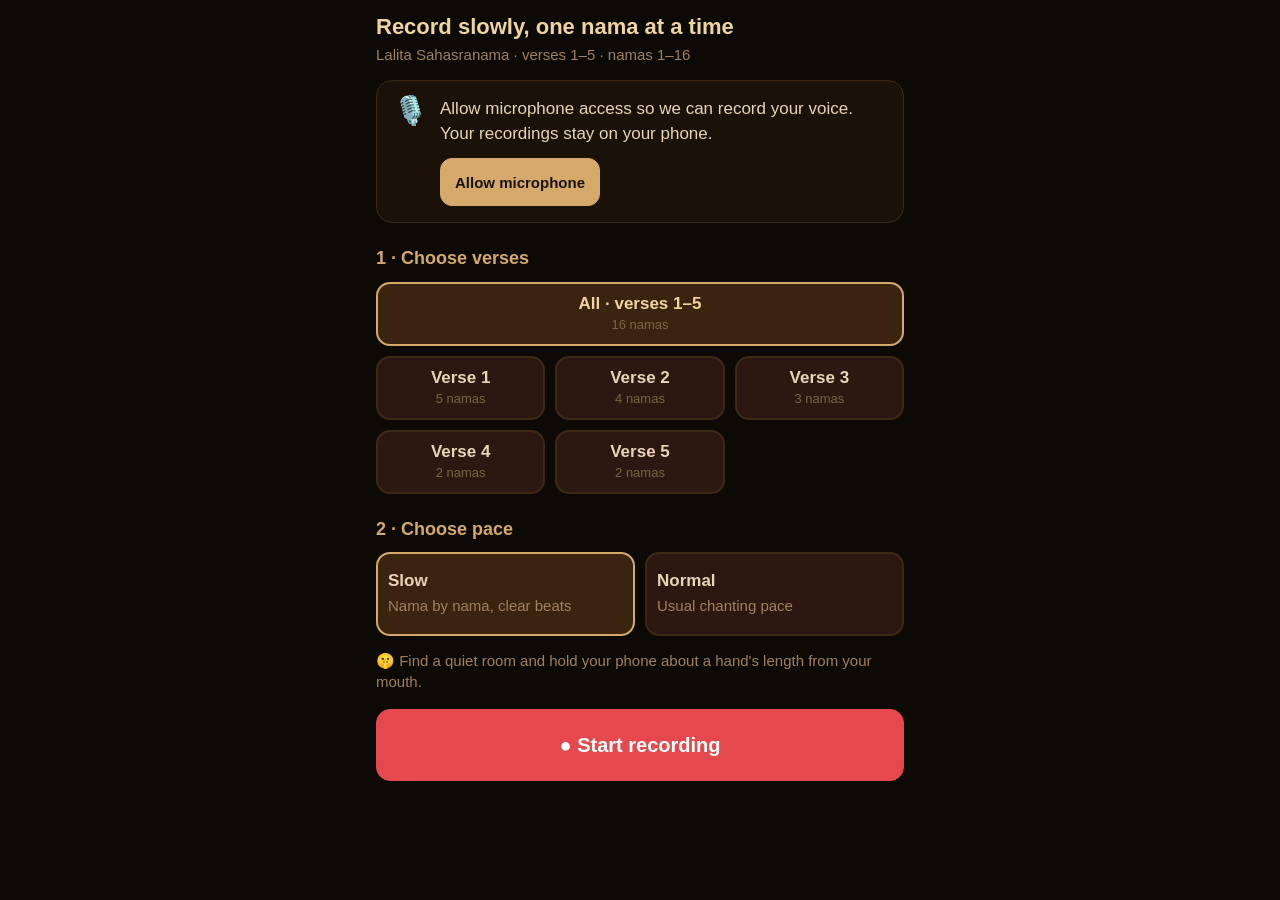
<file: recorder.html>
<!doctype html>
<html lang="en">
<head>
<meta charset="utf-8">
<meta name="viewport" content="width=device-width, initial-scale=1, viewport-fit=cover">
<meta name="theme-color" content="#0d0a05">
<link rel="icon" href="data:image/svg+xml,%3Csvg xmlns=%22http://www.w3.org/2000/svg%22 viewBox=%220 0 100 100%22%3E%3Ctext y=%22.9em%22 font-size=%2290%22%3E%F0%9F%8E%99%3C/text%3E%3C/svg%3E">
<meta name="apple-mobile-web-app-capable" content="yes">
<title>Record slowly, one nama at a time · Lalita Sahasranama</title>
<!--
  Lalita Sahasranama — guided nama recorder (verses 1–5, namas 1–16)
  Single self-contained file: no build step, no network requests, no uploads.
  Everything (audio + timings) stays in this browser (IndexedDB) until the user downloads/shares it.
  NOTE: the microphone (getUserMedia) only works in a secure context: https:// or http://localhost.
  Debug URL params: ?mime=mp4 | ?mime=webm  (force a container for testing)
-->
<style>
/* Noto Sans Devanagari v2.006 — Copyright 2022 The Noto Project Authors (https://github.com/notofonts/devanagari).
   SIL Open Font License 1.1 (full text in the #font-license block at the end of this file). Subset to the glyphs these namas need, wght 400–800, woff2. */
@font-face{font-family:'Lalita Deva';src:url([data-uri]) format('woff2');font-weight:400 800;font-style:normal;font-display:block;unicode-range:U+0900-097F,U+200C-200D,U+25CC}
:root{
  --bg:#0d0a05; --bg2:#1a1208; --panel:#2c1810; --line:#3c2a15; --line2:#5c3a10;
  --gold:#d4a96a; --gold2:#f0d4a0; --golddim:#8b6914; --text:#e8d5b8; --warm:#a08060; --dim:#7a6545;
  --red:#e5484d; --green:#6b8b5a; --orange:#E65100;
  --deva:'Lalita Deva','Noto Sans Devanagari','Kohinoor Devanagari','Devanagari Sangam MN','Mangal',sans-serif;
  --ui:-apple-system,BlinkMacSystemFont,'Segoe UI',Roboto,'Noto Sans',sans-serif;
}
*{box-sizing:border-box;margin:0;padding:0}
html,body{background:var(--bg);color:var(--text);font-family:var(--ui);font-size:17px;line-height:1.45;-webkit-text-size-adjust:100%}
body{min-height:100vh;min-height:100dvh}
button{font:inherit;color:inherit;border:0;background:none;cursor:pointer;touch-action:manipulation;-webkit-tap-highlight-color:transparent}
button:disabled{opacity:.45;cursor:not-allowed}
.wrap{max-width:560px;margin:0 auto;padding:calc(14px + env(safe-area-inset-top)) calc(16px + env(safe-area-inset-right)) calc(24px + env(safe-area-inset-bottom)) calc(16px + env(safe-area-inset-left))}
h1{font-size:22px;color:var(--gold2);line-height:1.2}
h2{font-size:18px;color:var(--gold);margin:22px 0 10px}
.sub{color:var(--warm);font-size:15px;margin-top:4px}
.card{background:var(--bg2);border:1px solid var(--line);border-radius:16px;padding:16px;margin-top:14px}
.muted{color:var(--warm);font-size:15px}
.small{font-size:14px;color:var(--dim)}
.row{display:flex;gap:10px;align-items:center;flex-wrap:wrap}
.btn{display:flex;align-items:center;justify-content:center;gap:8px;min-height:56px;padding:12px 18px;border-radius:14px;background:var(--panel);border:1px solid var(--line2);font-weight:600;font-size:17px;text-align:center}
.btn.primary{background:var(--gold);color:#1a1208;border-color:var(--gold)}
.btn.rec{background:var(--red);color:#fff;border-color:var(--red)}
.btn.block{width:100%}
.btn.sm{min-height:48px;padding:8px 14px;font-size:15px;border-radius:12px}
.chips{display:grid;grid-template-columns:repeat(3,minmax(0,1fr));gap:10px}
.chip{min-height:64px;border-radius:14px;background:var(--panel);border:2px solid var(--line);padding:8px;display:flex;flex-direction:column;align-items:center;justify-content:center;font-weight:600}
.chip .small{font-weight:400;font-size:13px}
.chip.on{border-color:var(--gold);background:#3a2410;color:var(--gold2)}
.chip.all{grid-column:span 3}
.modes{display:grid;grid-template-columns:1fr 1fr;gap:10px}
.mode{min-height:84px;border-radius:14px;background:var(--panel);border:2px solid var(--line);padding:10px;text-align:left}
.mode b{display:block;font-size:17px}
.mode.on{border-color:var(--gold);background:#3a2410}
.mic{display:flex;gap:12px;align-items:flex-start}
.mic .ico{font-size:28px;line-height:1}
.mic.denied{border-color:#7a2a20;background:#2a120c}
.meter{height:10px;border-radius:5px;background:#000;overflow:hidden;margin-top:10px}
.meter i{display:block;height:100%;width:0;background:linear-gradient(90deg,var(--green),var(--gold),var(--red));transition:width .08s}
.tip{margin-top:14px;color:var(--warm);font-size:15px}
/* record screen */
.rec-screen{display:flex;flex-direction:column;height:100vh;height:100dvh;overflow:hidden;padding-bottom:calc(8px + env(safe-area-inset-bottom))}
.rec-main{flex:1 1 auto;min-height:0;overflow-y:auto;display:flex;flex-direction:column;-webkit-overflow-scrolling:touch}
.rec-top{display:flex;align-items:center;gap:10px;justify-content:space-between}
.dot{width:12px;height:12px;border-radius:50%;background:var(--red);display:inline-block;animation:pulse 1.2s infinite}
@keyframes pulse{50%{opacity:.3}}
.timer{font-variant-numeric:tabular-nums;font-weight:700;font-size:18px}
.keep{margin-top:10px;padding:10px 12px;border-radius:12px;background:#2a1a0c;border:1px solid var(--line2);font-size:15px;color:var(--gold2)}
.progress{display:flex;gap:4px;margin-top:12px}
.progress i{flex:1;height:6px;border-radius:3px;background:var(--line)}
.progress i.done{background:var(--green)}.progress i.cur{background:var(--gold)}
.nama-card{margin-top:14px;background:var(--bg2);border:1px solid var(--line2);border-radius:20px;padding:18px 14px;text-align:center;flex:1 0 auto;display:flex;flex-direction:column;justify-content:center}
.nama-num{display:inline-block;margin:0 auto 6px;padding:2px 12px;border-radius:999px;background:var(--panel);color:var(--gold);font-weight:700;font-size:15px}
.deva-big{font-family:var(--deva);font-weight:700;color:var(--gold2);font-size:clamp(34px,10.5vw,50px);line-height:1.35;overflow-wrap:anywhere}
.deva-big .ln,.clip .d .ln{display:block;white-space:nowrap}
.next-prev.np{display:block}.np-label{font-size:13px;color:var(--warm)}.next-prev .deva .ln{display:block;white-space:nowrap}
.syls{display:flex;flex-wrap:wrap;justify-content:center;align-items:flex-start;gap:6px 2px;margin-top:14px}
.syl{display:inline-flex;flex-direction:column;align-items:center;border-radius:10px;padding:4px 4px 2px;font-family:var(--deva)}
.syl .st{font-size:22px;line-height:1.3}
.syl .wm{font-size:18px;line-height:1;color:var(--warm);font-family:var(--ui)}
.syl.g{min-width:50px;background:#3a2410;font-weight:800;color:var(--gold2)}
.syl.g .wm{color:var(--gold);font-weight:900;letter-spacing:-1px}
.syl.l{min-width:26px;font-weight:400;color:var(--text)}
.sep{color:var(--dim);font-size:20px;line-height:1.6;padding:0 1px}
.iast{margin-top:12px;font-size:18px;color:var(--text);font-style:italic;overflow-wrap:anywhere}
.simple{margin-top:4px;font-size:15px;color:var(--warm);overflow-wrap:anywhere}
.legend{margin-top:10px;font-size:13px;color:var(--dim)}
.next-prev{margin-top:12px;padding:10px 12px;border-radius:12px;border:1px dashed var(--line2);color:var(--warm);font-size:15px;display:flex;gap:8px;align-items:baseline;overflow:hidden}
.next-prev .deva{font-family:var(--deva);font-size:20px;color:var(--text);overflow-wrap:anywhere;min-width:0}
.hint{margin-top:10px;text-align:center;color:var(--warm);font-size:15px}
.rec-bottom{flex:none;padding-top:10px;background:var(--bg)}
/* Compact recording screen: applied by media query on short phones, and by fitRecord() (classes .compact then .tight) whenever content would not fit above the buttons */
@media (max-height:760px){
  .rec-screen{padding-top:calc(8px + env(safe-area-inset-top))}
  .rec-screen .rec-top{font-size:15px}.rec-screen .timer{font-size:15px}
  .rec-screen .keep{margin-top:6px;padding:5px 10px;font-size:13px;border-radius:10px}
  .rec-screen .meter{height:5px;margin-top:6px}
  .rec-screen .progress{margin-top:6px}.rec-screen .progress i{height:4px}
  .rec-screen .nama-card{margin-top:8px;padding:8px 10px;border-radius:16px}
  .rec-screen .nama-num{font-size:13px;margin-bottom:2px;padding:1px 10px}
  .rec-screen .deva-big{font-size:clamp(28px,9vw,38px);line-height:1.3}
  .rec-screen .syls{margin-top:8px;gap:4px 1px}
  .rec-screen .syl{padding:2px 3px 1px;border-radius:8px}
  .rec-screen .syl .st{font-size:18px;line-height:1.25}.rec-screen .syl .wm{font-size:14px}
  .rec-screen .syl.g{min-width:36px}.rec-screen .syl.l{min-width:20px}
  .rec-screen .sep{font-size:15px;line-height:1.5}
  .rec-screen .iast{margin-top:6px;font-size:15px}.rec-screen .simple{font-size:13px;margin-top:2px}
  .rec-screen .legend{margin-top:4px;font-size:12px}
  .rec-screen .next-prev{margin-top:6px;padding:6px 10px;font-size:13px}.rec-screen .next-prev .deva{font-size:16px}
  .rec-screen .hint{margin-top:6px;font-size:13px}
  .rec-screen .rec-bottom{padding-top:8px}
  .rec-screen .next-btn{min-height:72px;font-size:23px;border-radius:16px}
  .rec-screen .rec-actions{margin-top:8px}.rec-screen .rec-actions .btn.sm{min-height:44px}
}
.rec-screen.compact{padding-top:calc(8px + env(safe-area-inset-top))}
.rec-screen.compact .rec-top{font-size:15px}.rec-screen.compact .timer{font-size:15px}
.rec-screen.compact .keep{margin-top:6px;padding:5px 10px;font-size:13px;border-radius:10px}
.rec-screen.compact .meter{height:5px;margin-top:6px}
.rec-screen.compact .progress{margin-top:6px}.rec-screen.compact .progress i{height:4px}
.rec-screen.compact .nama-card{margin-top:8px;padding:8px 10px;border-radius:16px}
.rec-screen.compact .nama-num{font-size:13px;margin-bottom:2px;padding:1px 10px}
.rec-screen.compact .deva-big{font-size:clamp(28px,9vw,38px);line-height:1.3}
.rec-screen.compact .syls{margin-top:8px;gap:4px 1px}
.rec-screen.compact .syl{padding:2px 3px 1px;border-radius:8px}
.rec-screen.compact .syl .st{font-size:18px;line-height:1.25}.rec-screen.compact .syl .wm{font-size:14px}
.rec-screen.compact .syl.g{min-width:36px}.rec-screen.compact .syl.l{min-width:20px}
.rec-screen.compact .sep{font-size:15px;line-height:1.5}
.rec-screen.compact .iast{margin-top:6px;font-size:15px}.rec-screen.compact .simple{font-size:13px;margin-top:2px}
.rec-screen.compact .legend{margin-top:4px;font-size:12px}
.rec-screen.compact .next-prev{margin-top:6px;padding:6px 10px;font-size:13px}.rec-screen.compact .next-prev .deva{font-size:16px}
.rec-screen.compact .hint{margin-top:6px;font-size:13px}
.rec-screen.compact .rec-bottom{padding-top:8px}
.rec-screen.compact .next-btn{min-height:72px;font-size:23px;border-radius:16px}
.rec-screen.compact .rec-actions{margin-top:8px}.rec-screen.compact .rec-actions .btn.sm{min-height:44px}
.rec-screen.tight .deva-big{font-size:clamp(26px,8vw,32px)}
.rec-screen.tight .legend{display:none}
.rec-screen.tight .syl .st{font-size:16px}.rec-screen.tight .syl .wm{font-size:12px}.rec-screen.tight .syl.g{min-width:32px}.rec-screen.tight .syl.l{min-width:18px}
.rec-screen.tight .iast{font-size:14px}.rec-screen.tight .simple{font-size:12px}
.rec-screen.tight .next-btn{min-height:64px;font-size:22px}
.next-btn{width:100%;min-height:96px;border-radius:20px;background:var(--gold);color:#1a1208;font-size:26px;font-weight:800}
.next-btn.finish{background:var(--green);color:#fff}
.rec-actions{display:grid;grid-template-columns:1fr 1fr;gap:10px;margin-top:10px}
/* review */
.verse-h{display:flex;justify-content:space-between;align-items:center;gap:10px;margin:22px 0 8px;flex-wrap:wrap}
.verse-h h2{margin:0}
.clip{display:grid;grid-template-columns:40px minmax(0,1fr) auto;gap:8px 10px;align-items:center;padding:12px;border-radius:14px;background:var(--bg2);border:1px solid var(--line);margin-top:8px}
.clip.playing{border-color:var(--gold);background:#3a2410;box-shadow:0 0 0 2px rgba(212,169,106,.25)}
.clip.missing{opacity:.7}
.clip .n{font-weight:800;color:var(--gold);font-size:18px;text-align:center}
.clip .d{font-family:var(--deva);font-size:21px;font-weight:600;overflow-wrap:anywhere;line-height:1.35}
.clip .t{font-size:13px;color:var(--warm);font-variant-numeric:tabular-nums;overflow-wrap:anywhere}
.clip .acts{display:flex;gap:6px}
.icon-btn{min-width:48px;min-height:48px;border-radius:12px;background:var(--panel);border:1px solid var(--line2);font-size:18px;display:flex;align-items:center;justify-content:center}
.warn{color:#ffb38a}
.now{position:sticky;top:0;z-index:2;background:var(--bg);padding:10px 0}
.now .nama-card{margin-top:0;padding:10px}
.now .deva-big{font-size:30px}.now .syl .st{font-size:17px}.now .syl .wm{font-size:14px}.now .syl.g{min-width:38px}.now .simple,.now .legend{display:none}.now .iast{margin-top:6px;font-size:15px}
.pbar{height:6px;background:var(--line);border-radius:3px;margin-top:10px;overflow:hidden}.pbar i{display:block;height:100%;width:0;background:var(--gold)}
.file{padding:12px;border-radius:14px;background:var(--bg2);border:1px solid var(--line);margin-top:10px}
.file b{overflow-wrap:anywhere}
.file audio{width:100%;margin-top:8px}
.grid2{display:grid;grid-template-columns:1fr 1fr;gap:10px;margin-top:10px}
.toast{position:fixed;left:50%;bottom:calc(20px + env(safe-area-inset-bottom));transform:translateX(-50%);background:var(--panel);border:1px solid var(--gold);padding:10px 16px;border-radius:12px;max-width:90vw;z-index:9;font-size:15px}
.alert{border-color:#a0442a;background:#2a120c;color:#ffd2bf}
.saved{border-color:var(--green);background:#16200f}
.hidden{display:none!important}
</style>
</head>
<body>
<div id="app"></div>
<div id="toast" class="toast hidden" role="status" aria-live="polite"></div>

<script type="application/json" id="nama-data">{"source":"Sri Lalita Sahasranama Stotram, verses 1-5 (namas 1-16)","notes":"IAST is the precise transliteration. 'simple' is a beginner guide that follows the 'syllables' beats exactly: aa/ee/oo = long vowels, a/i/u = short, ay = Sanskrit 'e' (as in 'day'), au as in 'how'. Retroflex t/d/n (IAST ṭ ḍ ṇ) are spoken with the tongue curled back. 'syllables' splits each nama into spoken beats (a consonant that closes a beat stays with it, e.g. राङ् · कु, except ज्ञ and क्ष, which stay whole); 'aksharas' is the plain written-letter split; 'weights' marks each beat G (guru, long: hold for 2 counts) or L (laghu, short: 1 count). Weights are for the nama said on its own. Split rule: only the first consonant of a cluster moves back to close the earlier beat; the rest starts the next beat (मात् · र, चन् · द्र, शोज् · ज्व).","verses":[{"verse":1,"namas":[{"n":1,"devanagari":"श्रीमाता","iast":"śrīmātā","simple":"shree-maa-taa","syllables":["श्री","मा","ता"],"weights":["G","G","G"],"aksharas":["श्री","मा","ता"]},{"n":2,"devanagari":"श्रीमहाराज्ञी","iast":"śrīmahārājñī","simple":"shree-ma-haa-raa-gnyee","syllables":["श्री","म","हा","रा","ज्ञी"],"weights":["G","L","G","G","G"],"aksharas":["श्री","म","हा","रा","ज्ञी"]},{"n":3,"devanagari":"श्रीमत्सिंहासनेश्वरी","iast":"śrīmatsiṃhāsaneśvarī","simple":"shree-mat-sim-haa-sa-naysh-va-ree","syllables":["श्री","मत्","सिं","हा","स","नेश्","व","री"],"weights":["G","G","G","G","L","G","L","G"],"aksharas":["श्री","म","त्सिं","हा","स","ने","श्व","री"]},{"n":4,"devanagari":"चिदग्निकुण्डसम्भूता","iast":"cidagnikuṇḍasambhūtā","simple":"chi-dag-ni-kun-da-sam-bhoo-taa","syllables":["चि","दग्","नि","कुण्","ड","सम्","भू","ता"],"weights":["L","G","L","G","L","G","G","G"],"aksharas":["चि","द","ग्नि","कु","ण्ड","स","म्भू","ता"]},{"n":5,"devanagari":"देवकार्यसमुद्यता","iast":"devakāryasamudyatā","simple":"day-va-kaar-ya-sa-mud-ya-taa","syllables":["दे","व","कार्","य","स","मुद्","य","ता"],"weights":["G","L","G","L","L","G","L","G"],"aksharas":["दे","व","का","र्य","स","मु","द्य","ता"]}]},{"verse":2,"namas":[{"n":6,"devanagari":"उद्यद्भानुसहस्राभा","iast":"udyadbhānusahasrābhā","simple":"ud-yad-bhaa-nu-sa-has-raa-bhaa","syllables":["उद्","यद्","भा","नु","स","हस्","रा","भा"],"weights":["G","G","G","L","L","G","G","G"],"aksharas":["उ","द्य","द्भा","नु","स","ह","स्रा","भा"]},{"n":7,"devanagari":"चतुर्बाहुसमन्विता","iast":"caturbāhusamanvitā","simple":"cha-tur-baa-hu-sa-man-vi-taa","syllables":["च","तुर्","बा","हु","स","मन्","वि","ता"],"weights":["L","G","G","L","L","G","L","G"],"aksharas":["च","तु","र्बा","हु","स","म","न्वि","ता"]},{"n":8,"devanagari":"रागस्वरूपपाशाढ्या","iast":"rāgasvarūpapāśāḍhyā","simple":"raa-gas-va-roo-pa-paa-shaadh-yaa","syllables":["रा","गस्","व","रू","प","पा","शाढ्","या"],"weights":["G","G","L","G","L","G","G","G"],"aksharas":["रा","ग","स्व","रू","प","पा","शा","ढ्या"]},{"n":9,"devanagari":"क्रोधाकाराङ्कुशोज्ज्वला","iast":"krodhākārāṅkuśojjvalā","simple":"kro-dhaa-kaa-raan-ku-shoj-jva-laa","syllables":["क्रो","धा","का","राङ्","कु","शोज्","ज्व","ला"],"weights":["G","G","G","G","L","G","L","G"],"aksharas":["क्रो","धा","का","रा","ङ्कु","शो","ज्ज्व","ला"]}]},{"verse":3,"namas":[{"n":10,"devanagari":"मनोरूपेक्षुकोदण्डा","iast":"manorūpekṣukodaṇḍā","simple":"ma-no-roo-pay-kshu-ko-dan-daa","syllables":["म","नो","रू","पे","क्षु","को","दण्","डा"],"weights":["L","G","G","G","L","G","G","G"],"aksharas":["म","नो","रू","पे","क्षु","को","द","ण्डा"]},{"n":11,"devanagari":"पञ्चतन्मात्रसायका","iast":"pañcatanmātrasāyakā","simple":"pan-cha-tan-maat-ra-saa-ya-kaa","syllables":["पञ्","च","तन्","मात्","र","सा","य","का"],"weights":["G","L","G","G","L","G","L","G"],"aksharas":["प","ञ्च","त","न्मा","त्र","सा","य","का"]},{"n":12,"devanagari":"निजारुणप्रभापूरमज्जद्ब्रह्माण्डमण्डला","iast":"nijāruṇaprabhāpūramajjadbrahmāṇḍamaṇḍalā","simple":"ni-jaa-ru-nap-ra-bhaa-poo-ra-maj-jad-brah-maan-da-man-da-laa","syllables":["नि","जा","रु","णप्","र","भा","पू","र","मज्","जद्","ब्रह्","माण्","ड","मण्","ड","ला"],"weights":["L","G","L","G","L","G","G","L","G","G","G","G","L","G","L","G"],"aksharas":["नि","जा","रु","ण","प्र","भा","पू","र","म","ज्ज","द्ब्र","ह्मा","ण्ड","म","ण्ड","ला"]}]},{"verse":4,"namas":[{"n":13,"devanagari":"चम्पकाशोकपुन्नागसौगन्धिकलसत्कचा","iast":"campakāśokapunnāgasaugandhikalasatkacā","simple":"cham-pa-kaa-sho-ka-pun-naa-ga-sau-gan-dhi-ka-la-sat-ka-chaa","syllables":["चम्","प","का","शो","क","पुन्","ना","ग","सौ","गन्","धि","क","ल","सत्","क","चा"],"weights":["G","L","G","G","L","G","G","L","G","G","L","L","L","G","L","G"],"aksharas":["च","म्प","का","शो","क","पु","न्ना","ग","सौ","ग","न्धि","क","ल","स","त्क","चा"]},{"n":14,"devanagari":"कुरुविन्दमणिश्रेणीकनत्कोटीरमण्डिता","iast":"kuruvindamaṇiśreṇīkanatkoṭīramaṇḍitā","simple":"ku-ru-vin-da-ma-nish-ray-nee-ka-nat-ko-tee-ra-man-di-taa","syllables":["कु","रु","विन्","द","म","णिश्","रे","णी","क","नत्","को","टी","र","मण्","डि","ता"],"weights":["L","L","G","L","L","G","G","G","L","G","G","G","L","G","L","G"],"aksharas":["कु","रु","वि","न्द","म","णि","श्रे","णी","क","न","त्को","टी","र","म","ण्डि","ता"]}]},{"verse":5,"namas":[{"n":15,"devanagari":"अष्टमीचन्द्रविभ्राजदलिकस्थलशोभिता","iast":"aṣṭamīcandravibhrājadalikasthalaśobhitā","simple":"ash-ta-mee-chan-dra-vibh-raa-ja-da-li-kas-tha-la-sho-bhi-taa","syllables":["अष्","ट","मी","चन्","द्र","विभ्","रा","ज","द","लि","कस्","थ","ल","शो","भि","ता"],"weights":["G","L","G","G","L","G","G","L","L","L","G","L","L","G","L","G"],"aksharas":["अ","ष्ट","मी","च","न्द्र","वि","भ्रा","ज","द","लि","क","स्थ","ल","शो","भि","ता"]},{"n":16,"devanagari":"मुखचन्द्रकलङ्काभमृगनाभिविशेषका","iast":"mukhacandrakalaṅkābhamṛganābhiviśeṣakā","simple":"mu-kha-chan-dra-ka-lan-kaa-bha-mri-ga-naa-bhi-vi-shay-sha-kaa","syllables":["मु","ख","चन्","द्र","क","लङ्","का","भ","मृ","ग","ना","भि","वि","शे","ष","का"],"weights":["L","L","G","L","L","G","G","L","L","L","G","L","L","G","L","G"],"aksharas":["मु","ख","च","न्द्र","क","ल","ङ्का","भ","मृ","ग","ना","भि","वि","शे","ष","का"]}]}]}</script>
<script>
'use strict';
/* ───────── Copy ─────────
   Approved final copy (use exactly). micInsecure / micNoDevice / micUnsupported / interrupted are interim wording. */
const COPY = {
  micPrompt: 'Allow microphone access so we can record your voice. Your recordings stay on your phone.',
  micDenied: 'Microphone access is off. Turn it on for this site in your browser settings, then tap Try again.',
  recording: 'Keep this screen open while you record.',
  title: 'Record slowly, one nama at a time',
  hintNext: 'Say each nama exactly as shown, then tap Next.',
  quietTip: "Find a quiet room and hold your phone about a hand's length from your mouth.",
  lastAll: n => `That's all ${n} namas. Tap Finish to save your recording.`,
  lastVerse: (n, v) => n === 2 ? `That's both namas of verse ${v}. Tap Finish to save your recording.` : `That's all ${n} namas of verse ${v}. Tap Finish to save your recording.`,
  lastOne: n => `Tap Finish to save nama ${n}.`,
  saved: 'Saved. Thank you for lending your voice.',
  afterSave: "Tap Download .zip now to keep a copy. Your phone may clear these recordings if this page isn't opened for a while.",
  clipsFailed: "Some clips couldn't be added to the download. Your recording is still saved, so please send us a screenshot of this screen.",
  micInsecure: 'The microphone only works when this page is opened from a secure https:// link.',
  micNoDevice: 'No microphone was found on this device.',
  micUnsupported: 'This browser can’t record audio. Try the latest Safari or Chrome.',
  interrupted: 'Recording stopped because the screen was hidden. Everything up to that point is saved.',
};

/* ───────── Data (namas 1–16; ॐ is an un-numbered invocation and is not included) ───────── */
const DATA = JSON.parse(document.getElementById('nama-data').textContent);
const NAMAS = [];
for (const v of DATA.verses) for (const n of v.namas) NAMAS.push({ ...n, verse: v.verse });
const BY_N = Object.fromEntries(NAMAS.map(n => [n.n, n]));
const VERSES = DATA.verses.map(v => v.verse);
const namasOfVerse = v => NAMAS.filter(n => n.verse === v).map(n => n.n);

/* ───────── Clip padding ─────────
   Tap times are when the user tapped (start = the tap that began the nama, end = the Next tap).
   Exported clips start at the start tap (lead-in is 0) and add a 300 ms tail after the end tap so held final vowels aren't clipped. */
const PAD = { lead: 0, tail: 0.30 };
function clipBounds(c, takeDur) {
  const d = (takeDur && isFinite(takeDur)) ? takeDur : Infinity;
  return { clipStart: r3(Math.max(0, c.start - PAD.lead)), clipEnd: r3(Math.min(d, c.end + PAD.tail)) };
}

/* ───────── Utils ───────── */
const $ = s => document.querySelector(s);
const pad2 = n => String(n).padStart(2, '0');
const esc = s => String(s).replace(/[&<>"']/g, c => ({ '&': '&amp;', '<': '&lt;', '>': '&gt;', '"': '&quot;', "'": '&#39;' }[c]));
const r3 = x => Math.round(x * 1000) / 1000;
const fmt = s => { s = Math.max(0, s || 0); const m = Math.floor(s / 60); return `${m}:${(s % 60).toFixed(1).padStart(4, '0')}`; };
const fmtClock = s => { s = Math.max(0, Math.floor(s || 0)); return `${pad2(Math.floor(s / 60))}:${pad2(s % 60)}`; };
const uid = () => Date.now().toString(36) + Math.random().toString(36).slice(2, 7);
const params = new URLSearchParams(location.search);
function toast(msg, ms = 2600) { const t = $('#toast'); t.textContent = msg; t.classList.remove('hidden'); clearTimeout(toast._t); toast._t = setTimeout(() => t.classList.add('hidden'), ms); }

/* ───────── Recording format (Safari → audio/mp4 = .m4a, Chrome/Android → audio/webm = .webm) ───────── */
const IS_SAFARI = /^((?!chrome|chromium|crios|fxios|edg|android).)*safari/i.test(navigator.userAgent);
function extFor(mime) { mime = (mime || '').toLowerCase(); if (mime.includes('mp4') || mime.includes('aac') || mime.includes('m4a')) return 'm4a'; if (mime.includes('webm')) return 'webm'; if (mime.includes('ogg')) return 'ogg'; if (mime.includes('wav')) return 'wav'; return 'webm'; }
function pickMime() {
  const MR = window.MediaRecorder; if (!MR) return null;
  const mp4 = ['audio/mp4;codecs=mp4a.40.2', 'audio/mp4'], webm = ['audio/webm;codecs=opus', 'audio/webm'], ogg = ['audio/ogg;codecs=opus'];
  const force = params.get('mime');
  const order = force === 'mp4' ? [...mp4, ...webm] : force === 'webm' ? [...webm, ...mp4] : IS_SAFARI ? [...mp4, ...webm, ...ogg] : [...webm, ...mp4, ...ogg];
  for (const m of order) { try { if (MR.isTypeSupported && MR.isTypeSupported(m)) return m; } catch (e) {} }
  return ''; // let the browser choose; we read recorder.mimeType afterwards
}

/* ───────── Storage (IndexedDB, local only) ───────── */
const DB = {
  db: null,
  async open() {
    if (!('indexedDB' in window)) return;
    this.db = await new Promise((res) => { const r = indexedDB.open('lalita-nama-recorder', 1); r.onupgradeneeded = () => r.result.createObjectStore('kv'); r.onsuccess = () => res(r.result); r.onerror = () => res(null); }).catch(() => null);
  },
  async put(k, v) { if (!this.db) return; return new Promise(res => { try { const tx = this.db.transaction('kv', 'readwrite'); tx.objectStore('kv').put(v, k); tx.oncomplete = () => res(true); tx.onerror = () => res(false); } catch (e) { res(false); } }); },
  async get(k) { if (!this.db) return; return new Promise(res => { try { const r = this.db.transaction('kv').objectStore('kv').get(k); r.onsuccess = () => res(r.result); r.onerror = () => res(undefined); } catch (e) { res(undefined); } }); },
  async del(k) { if (!this.db) return; return new Promise(res => { try { const tx = this.db.transaction('kv', 'readwrite'); tx.objectStore('kv').delete(k); tx.oncomplete = () => res(true); tx.onerror = () => res(false); } catch (e) { res(false); } }); },
};

/* ───────── State ───────── */
const S = {
  screen: 'setup', sel: 'all', mode: 'slow',
  mic: 'unknown',            // unknown | prompt | granted | denied | insecure | nodevice | unsupported
  stream: null, audioCtx: null, analyser: null,
  takes: {},                 // id → {id, base, file, mime, ext, mode, kind, recordedAt, duration, marks:[{n,start,end,interrupted?}], blob, url}
  clips: { slow: {}, normal: {} }, // mode → n → {takeId, start, end, interrupted?}
  rec: null, resume: null, playing: null, wakeLock: null,
};
const takeList = () => Object.values(S.takes).sort((a, b) => a.recordedAt.localeCompare(b.recordedAt));
const referencedTakeIds = () => { const s = new Set(); for (const m of ['slow', 'normal']) for (const c of Object.values(S.clips[m])) s.add(c.takeId); return s; };

async function persist() {
  const meta = Object.values(S.takes).map(({ blob, url, ...m }) => m);
  await DB.put('state', { v: 1, takes: meta, clips: S.clips, sel: S.sel, mode: S.mode });
}
async function saveTakeBlob(t) { await DB.put('take:' + t.id, t.blob); }
async function restore() {
  await DB.open();
  const st = await DB.get('state'); if (!st) return;
  S.clips = st.clips || S.clips; S.sel = st.sel ?? S.sel; S.mode = st.mode || S.mode;
  for (const m of st.takes || []) { const blob = await DB.get('take:' + m.id); if (blob) S.takes[m.id] = { ...m, blob, url: URL.createObjectURL(blob) }; }
  // drop clips whose audio is missing
  for (const mode of ['slow', 'normal']) for (const [n, c] of Object.entries(S.clips[mode])) if (!S.takes[c.takeId]) delete S.clips[mode][n];
}
async function pruneOrphans() {
  const ref = referencedTakeIds();
  for (const t of Object.values(S.takes)) if (!ref.has(t.id)) { URL.revokeObjectURL(t.url); delete S.takes[t.id]; decoded.delete(t.id); await DB.del('take:' + t.id); }
}

/* ───────── Microphone ───────── */
async function checkMicPermission() {
  if (!window.isSecureContext || !navigator.mediaDevices || !navigator.mediaDevices.getUserMedia) { S.mic = 'insecure'; return; }
  if (!window.MediaRecorder) { S.mic = 'unsupported'; return; }
  try {
    const p = await navigator.permissions.query({ name: 'microphone' });
    S.mic = p.state === 'granted' ? 'granted' : p.state === 'denied' ? 'denied' : 'prompt';
    p.onchange = () => { if (!S.stream) { S.mic = p.state === 'granted' ? 'granted' : p.state === 'denied' ? 'denied' : 'prompt'; if (S.screen === 'setup') render(); } };
  } catch (e) { S.mic = 'prompt'; }
}
async function getStream() {
  if (S.stream && S.stream.getAudioTracks().some(t => t.readyState === 'live')) return S.stream;
  if (S.mic === 'insecure' || S.mic === 'unsupported') return null;
  const want = { audio: { echoCancellation: false, noiseSuppression: false, autoGainControl: false, channelCount: 1 } };
  try {
    let stream;
    try { stream = await navigator.mediaDevices.getUserMedia(want); }
    catch (e) { if (e && (e.name === 'OverconstrainedError' || e.name === 'TypeError')) stream = await navigator.mediaDevices.getUserMedia({ audio: true }); else throw e; }
    S.stream = stream; S.mic = 'granted'; attachMeter(stream); return stream;
  } catch (e) {
    S.mic = (e && (e.name === 'NotFoundError' || e.name === 'DevicesNotFoundError')) ? 'nodevice' : 'denied';
    return null;
  }
}
function releaseStream() { if (S.stream) { S.stream.getTracks().forEach(t => t.stop()); S.stream = null; } S.analyser = null; }
function ensureCtx() {
  const AC = window.AudioContext || window.webkitAudioContext; if (!AC) return null;
  if (!S.audioCtx) S.audioCtx = new AC();
  if (S.audioCtx.state === 'suspended') S.audioCtx.resume().catch(() => {});
  return S.audioCtx;
}
function attachMeter(stream) {
  const ctx = ensureCtx(); if (!ctx) return;
  try { const src = ctx.createMediaStreamSource(stream); const an = ctx.createAnalyser(); an.fftSize = 1024; src.connect(an); S.analyser = an; meterLoop(); } catch (e) {}
}
function meterLoop() {
  if (!S.analyser) return;
  const buf = new Float32Array(S.analyser.fftSize);
  const tick = () => {
    if (!S.analyser) return;
    S.analyser.getFloatTimeDomainData(buf); let p = 0; for (const x of buf) p = Math.max(p, Math.abs(x));
    const el = document.querySelector('.meter i'); if (el) el.style.width = Math.min(100, Math.round(Math.sqrt(p) * 110)) + '%';
    requestAnimationFrame(tick);
  };
  requestAnimationFrame(tick);
}

/* ───────── Wake lock (graceful fallback) ───────── */
async function lockScreen() { try { if ('wakeLock' in navigator) { S.wakeLock = await navigator.wakeLock.request('screen'); S.wakeLock.addEventListener?.('release', () => { S.wakeLock = null; }); } } catch (e) { S.wakeLock = null; } }
function unlockScreen() { try { S.wakeLock && S.wakeLock.release(); } catch (e) {} S.wakeLock = null; }

/* ───────── Recording ───────── */
function uniqueBase(base, selfId) {
  const used = new Set(Object.values(S.takes).filter(t => t.id !== selfId).map(t => t.base));
  if (!used.has(base)) return base; let i = 2; while (used.has(`${base}-${i}`)) i++; return `${base}-${i}`;
}
function selectionNamas(sel) { return sel === 'all' ? NAMAS.map(n => n.n) : namasOfVerse(Number(sel)); }
function baseFor(kind, sel, mode, extra) {
  if (kind === 'nama') return `nama${pad2(extra)}-${mode}`;
  if (kind === 'resume') return `${extra}-part`;
  return sel === 'all' ? `verses1-5-${mode}` : `verse${sel}-${mode}`;
}

async function startRecording({ queue, kind, sel = S.sel, mode = S.mode, base }) {
  S.justSaved = false; S.clipError = null;
  ensureCtx(); // unlock audio in this user gesture (iOS)
  const stream = await getStream();
  if (!stream) { S.screen = 'setup'; render(); return; }
  const want = pickMime();
  let recorder;
  try { recorder = want ? new MediaRecorder(stream, { mimeType: want, audioBitsPerSecond: 128000 }) : new MediaRecorder(stream); }
  catch (e) { recorder = new MediaRecorder(stream); }
  if (kind === 'resume') { let i = 2; while (Object.values(S.takes).some(t => t.base === `${base}${i}`)) i++; base = `${base}${i}`; }
  // non-resume takes keep the plain name (verse3-slow); a clash is resolved after old takes are pruned in finalizeTake
  const rec = S.rec = { id: uid(), queue, idx: 0, kind, sel, mode, base, recorder, chunks: [], marks: [], t0: 0, curStart: 0, reason: null, mime: recorder.mimeType || want || '', lastTap: 0, stopAt: 0 };
  recorder.ondataavailable = e => { if (e.data && e.data.size) rec.chunks.push(e.data); };
  recorder.onstart = () => { rec.t0 = performance.now(); timerLoop(); render(); };
  recorder.onstop = () => finalizeTake(rec);
  recorder.onerror = e => { toast('Recorder error: ' + (e.error && e.error.name || 'unknown')); };
  S.screen = 'record'; render();
  recorder.start(1000); // 1 s chunks so an interruption loses at most ~1 s
  lockScreen();
}
const elapsed = rec => rec.t0 ? (performance.now() - rec.t0) / 1000 : 0;
function timerLoop() { const rec = S.rec; if (!rec || S.screen !== 'record') return; const el = $('#timer'); if (el) el.textContent = fmtClock(elapsed(rec)); setTimeout(timerLoop, 250); }

function next() {
  const rec = S.rec; if (!rec || !rec.t0 || rec.reason || rec.finishing) return;
  const now = performance.now(); if (now - rec.lastTap < 300) return; rec.lastTap = now; // guard against double taps
  const t = elapsed(rec);
  rec.marks.push({ n: rec.queue[rec.idx], start: r3(rec.curStart), end: r3(t) });
  rec.curStart = t; rec.idx++;
  if (navigator.vibrate) try { navigator.vibrate(15); } catch (e) {}
  if (rec.idx >= rec.queue.length) { rec.finishing = true; render(); setTimeout(() => stopRecording('done'), Math.round(PAD.tail * 1000) + 50); }
  else render();
}
function undo() {
  const rec = S.rec; if (!rec || !rec.marks.length || rec.reason || rec.finishing) return;
  const m = rec.marks.pop(); rec.idx--; rec.curStart = m.start; render();
}
function stopRecording(reason) {
  const rec = S.rec; if (!rec || rec.reason) return;
  rec.reason = reason; rec.stopAt = elapsed(rec);
  unlockScreen();
  try { if (rec.recorder.state !== 'inactive') { try { rec.recorder.requestData(); } catch (e) {} rec.recorder.stop(); } else finalizeTake(rec); } catch (e) { finalizeTake(rec); }
}
async function finalizeTake(rec) {
  if (rec.finalized) return; rec.finalized = true;
  const mime = rec.recorder.mimeType || rec.mime || (rec.chunks[0] && rec.chunks[0].type) || 'audio/webm';
  const ext = extFor(mime);
  const blob = new Blob(rec.chunks, { type: mime.split(';')[0] });
  const take = { id: rec.id, base: rec.base, file: `${rec.base}.${ext}`, mime, ext, mode: rec.mode, kind: rec.kind, recordedAt: new Date().toISOString(), duration: r3(rec.stopAt), marks: rec.marks.slice(), blob, url: URL.createObjectURL(blob) };
  S.takes[take.id] = take;
  // Apply marks → clips. Complete segments replace exactly their own nama's clip.
  // Interrupted segments never overwrite an existing complete clip.
  for (const m of take.marks) {
    const cur = S.clips[take.mode][m.n];
    if (m.interrupted && cur && !cur.interrupted) continue;
    S.clips[take.mode][m.n] = { takeId: take.id, start: m.start, end: m.end, ...(m.interrupted ? { interrupted: true } : {}) };
  }
  await pruneOrphans();
  if (S.takes[take.id]) { // rename only if a still-used take already has this name
    const b = uniqueBase(take.base, take.id); if (b !== take.base) { take.base = b; take.file = `${b}.${ext}`; }
    await saveTakeBlob(take);
  }
  await persist();
  S.rec = null;
  if (rec.reason === 'hidden') {
    const remaining = rec.queue.slice(rec.marks.length - (rec.marks.length && rec.marks[rec.marks.length - 1].interrupted ? 1 : 0));
    S.resume = { queue: remaining, mode: rec.mode, sel: rec.sel, kind: rec.kind, base: rec.kind === 'resume' ? rec.base.replace(/-part\d+$/, '') : rec.base.replace(/-\d+$/, ''), saved: take.marks, file: take.file };
    if (!remaining.length) S.resume = null;
    S.screen = S.resume ? 'interrupted' : 'review';
  } else {
    releaseStream(); // release mic so iOS playback is at full volume
    S.justSaved = take.marks.length > 0;
    S.screen = 'review';
  }
  render();
}

/* Page hidden mid-recording: close the current nama at the hide time, stop & save, show a resume state */
function onHidden() {
  const rec = S.rec; if (!rec || S.screen !== 'record' || rec.reason) return;
  if (rec.finishing) { stopRecording('done'); return; }
  if (rec.t0) { const t = elapsed(rec); rec.marks.push({ n: rec.queue[rec.idx], start: r3(rec.curStart), end: r3(t), interrupted: true }); }
  // provisional save of what we have right now (in case the tab is killed while hidden)
  try {
    const mime = rec.recorder.mimeType || rec.mime || 'audio/webm';
    const prov = { id: rec.id, base: rec.base, file: `${rec.base}.${extFor(mime)}`, mime, ext: extFor(mime), mode: rec.mode, kind: rec.kind, recordedAt: new Date().toISOString(), duration: r3(elapsed(rec)), marks: rec.marks.slice() };
    DB.put('take:' + rec.id, new Blob(rec.chunks, { type: mime.split(';')[0] }));
    DB.get('state').then(st => { st = st || { v: 1, takes: [], clips: { slow: {}, normal: {} } }; st.takes = (st.takes || []).filter(t => t.id !== rec.id).concat(prov); for (const m of prov.marks) { const c = st.clips[prov.mode][m.n]; if (!(m.interrupted && c && !c.interrupted)) st.clips[prov.mode][m.n] = { takeId: prov.id, start: m.start, end: m.end, ...(m.interrupted ? { interrupted: true } : {}) }; } DB.put('state', st); });
  } catch (e) {}
  stopRecording('hidden');
}
document.addEventListener('visibilitychange', () => { if (document.visibilityState === 'hidden') onHidden(); else if (S.screen === 'interrupted' || S.screen === 'review') render(); });
window.addEventListener('pagehide', onHidden);

/* ───────── Decode + playback (Web Audio, precise segments) ───────── */
const decoded = new Map();
async function decodeTake(t) {
  if (decoded.has(t.id)) return decoded.get(t.id);
  const ctx = ensureCtx(); const ab = await t.blob.arrayBuffer();
  const buf = await new Promise((res, rej) => { const p = ctx.decodeAudioData(ab, res, rej); if (p && p.then) p.then(res, rej); });
  decoded.set(t.id, buf); return buf;
}
function stopPlayback() { const p = S.playing; S.playing = null; if (p && p.src) { try { p.src.onended = null; p.src.stop(); } catch (e) {} } document.querySelectorAll('.clip.playing').forEach(e => e.classList.remove('playing')); renderNow(null); }
async function playClips(ns) {
  stopPlayback();
  const token = {}; S.playing = token;
  const ctx = ensureCtx(); if (ctx.state === 'suspended') await ctx.resume();
  for (const n of ns) {
    if (S.playing !== token) return;
    const c = S.clips[S.mode][n]; if (!c) continue; const t = S.takes[c.takeId]; if (!t) continue;
    let buf; try { buf = await decodeTake(t); } catch (e) { S.clipError = { where: 'play', failed: [{ n, file: t.file, error: String(e && (e.name || e.message) || e) }], mime: t.mime, ua: navigator.userAgent }; renderBanner(); stopPlayback(); return; }
    if (S.playing !== token) return;
    const cb = clipBounds(c, buf.duration); const dur = Math.max(0.05, cb.clipEnd - cb.clipStart);
    await new Promise(res => {
      const src = ctx.createBufferSource(); src.buffer = buf; src.connect(ctx.destination);
      token.src = src; token.n = n; token.t0 = ctx.currentTime; token.dur = dur;
      src.onended = res; src.start(0, cb.clipStart, dur);
      document.querySelectorAll('.clip.playing').forEach(e => e.classList.remove('playing'));
      const row = document.querySelector(`.clip[data-n="${n}"]`); if (row) { row.classList.add('playing'); row.scrollIntoView({ block: 'nearest', behavior: 'smooth' }); }
      renderNow(n);
    });
  }
  if (S.playing === token) stopPlayback();
}
function progressLoop() { const p = S.playing; const el = $('#pbar'); if (p && el && p.dur && S.audioCtx) el.style.width = Math.min(100, (S.audioCtx.currentTime - p.t0) / p.dur * 100) + '%'; requestAnimationFrame(progressLoop); }
requestAnimationFrame(progressLoop);

/* ───────── Export: JSON, WAV clips, ZIP, share ───────── */
function takeJSON(t) {
  return { source: DATA.source, numbering: 'श्रीमाता = nama 1 (ॐ is an un-numbered invocation, not included)', file: t.file, mimeType: t.mime, mode: t.mode, recordedAt: t.recordedAt, durationSec: t.duration, timesAre: 'seconds from the start of this audio file',
    padding: { leadInSec: PAD.lead, tailSec: PAD.tail }, fields: FIELDS,
    namas: t.marks.map(m => ({ n: m.n, verse: BY_N[m.n].verse, text: BY_N[m.n].devanagari, iast: BY_N[m.n].iast, tapStart: m.start, tapEnd: m.end, ...clipBounds(m, t.duration), ...(m.interrupted ? { interrupted: true } : {}), ...(S.clips[t.mode][m.n] && S.clips[t.mode][m.n].takeId === t.id ? {} : { superseded: true }) })) };
}
function manifestJSON(mode) {
  const ns = NAMAS.filter(n => S.clips[mode][n.n]);
  const files = [...new Set(ns.map(n => S.clips[mode][n.n].takeId))].map(id => S.takes[id]).map(t => ({ file: t.file, mimeType: t.mime, recordedAt: t.recordedAt, durationSec: t.duration }));
  return { source: DATA.source, numbering: 'श्रीमाता = nama 1 (ॐ is an un-numbered invocation, not included)', mode, exportedAt: new Date().toISOString(), timesAre: 'seconds from the start of the named file', padding: { leadInSec: PAD.lead, tailSec: PAD.tail }, fields: FIELDS, files,
    namas: ns.map(n => { const c = S.clips[mode][n.n]; return { n: n.n, verse: n.verse, text: n.devanagari, iast: n.iast, file: S.takes[c.takeId].file, clip: `nama${pad2(n.n)}-${mode}.wav`, tapStart: c.start, tapEnd: c.end, ...clipBounds(c, S.takes[c.takeId].duration), ...(c.interrupted ? { interrupted: true } : {}) }; }),
    missing: NAMAS.filter(n => !S.clips[mode][n.n]).map(n => n.n) };
}
const FIELDS = { tapStart: 'time of the tap that began this nama (0 = recording start for the first nama)', tapEnd: 'time of the Next/Finish tap that ended it', clipStart: 'exported clip start = tapStart (leadInSec is 0: the clip starts at the tap)', clipEnd: 'exported clip end = tapEnd + tail (not after end of file)' };
const jsonBlob = o => new Blob([JSON.stringify(o, null, 2)], { type: 'application/json' });
function wavFromBuffer(buf, start, end) {
  const sr = buf.sampleRate, a = Math.max(0, Math.floor(start * sr)), b = Math.min(buf.length, Math.ceil(end * sr)), len = Math.max(0, b - a);
  const out = new DataView(new ArrayBuffer(44 + len * 2)); const w = (o, s) => { for (let i = 0; i < s.length; i++) out.setUint8(o + i, s.charCodeAt(i)); };
  w(0, 'RIFF'); out.setUint32(4, 36 + len * 2, true); w(8, 'WAVE'); w(12, 'fmt '); out.setUint32(16, 16, true); out.setUint16(20, 1, true); out.setUint16(22, 1, true); out.setUint32(24, sr, true); out.setUint32(28, sr * 2, true); out.setUint16(32, 2, true); out.setUint16(34, 16, true); w(36, 'data'); out.setUint32(40, len * 2, true);
  const chans = []; for (let c = 0; c < buf.numberOfChannels; c++) chans.push(buf.getChannelData(c));
  for (let i = 0; i < len; i++) { let s = 0; for (const ch of chans) s += ch[a + i]; s /= chans.length; s = Math.max(-1, Math.min(1, s)); out.setInt16(44 + i * 2, s < 0 ? s * 0x8000 : s * 0x7fff, true); }
  return new Blob([out.buffer], { type: 'audio/wav' });
}
const CRC = (() => { const t = new Uint32Array(256); for (let n = 0; n < 256; n++) { let c = n; for (let k = 0; k < 8; k++) c = c & 1 ? 0xEDB88320 ^ (c >>> 1) : c >>> 1; t[n] = c >>> 0; } return t; })();
function crc32(u8) { let c = 0xFFFFFFFF; for (let i = 0; i < u8.length; i++) c = CRC[(c ^ u8[i]) & 0xFF] ^ (c >>> 8); return (c ^ 0xFFFFFFFF) >>> 0; }
async function makeZip(files) { // store-only zip
  const parts = [], central = []; let off = 0; const enc = new TextEncoder(); const d = new Date();
  const time = (d.getHours() << 11) | (d.getMinutes() << 5) | (d.getSeconds() >> 1), date = ((d.getFullYear() - 1980) << 9) | ((d.getMonth() + 1) << 5) | d.getDate();
  for (const f of files) {
    const data = new Uint8Array(await f.blob.arrayBuffer()), name = enc.encode(f.name), crc = crc32(data);
    const h = new DataView(new ArrayBuffer(30)); h.setUint32(0, 0x04034b50, true); h.setUint16(4, 20, true); h.setUint16(10, time, true); h.setUint16(12, date, true); h.setUint32(14, crc, true); h.setUint32(18, data.length, true); h.setUint32(22, data.length, true); h.setUint16(26, name.length, true);
    parts.push(h.buffer, name, data);
    const c = new DataView(new ArrayBuffer(46)); c.setUint32(0, 0x02014b50, true); c.setUint16(4, 20, true); c.setUint16(6, 20, true); c.setUint16(12, time, true); c.setUint16(14, date, true); c.setUint32(16, crc, true); c.setUint32(20, data.length, true); c.setUint32(24, data.length, true); c.setUint16(28, name.length, true); c.setUint32(42, off, true);
    central.push(c.buffer, name); off += 30 + name.length + data.length;
  }
  const csize = central.reduce((s, p) => s + (p.byteLength ?? p.length), 0);
  const e = new DataView(new ArrayBuffer(22)); e.setUint32(0, 0x06054b50, true); e.setUint16(8, files.length, true); e.setUint16(10, files.length, true); e.setUint32(12, csize, true); e.setUint32(16, off, true);
  return new Blob([...parts, ...central, e.buffer], { type: 'application/zip' });
}
async function allFiles(mode) {
  const man = manifestJSON(mode); const out = [];
  const ids = [...new Set(Object.values(S.clips[mode]).map(c => c.takeId))];
  for (const id of ids) { const t = S.takes[id]; out.push({ name: t.file, blob: t.blob }); out.push({ name: `${t.base}.json`, blob: jsonBlob(takeJSON(t)) }); }
  const failed = [];
  for (const n of man.namas) {
    const c = S.clips[mode][n.n];
    try { const buf = await decodeTake(S.takes[c.takeId]); const cb = clipBounds(c, buf.duration); out.push({ name: n.clip, blob: wavFromBuffer(buf, cb.clipStart, cb.clipEnd) }); }
    catch (e) { failed.push({ n: n.n, file: S.takes[c.takeId].file, error: String(e && (e.name || e.message) || e) }); }
  }
  if (failed.length) man.clipsNotIncluded = failed; // original audio files above are still in the download
  out.push({ name: `namas1-16-${mode}-timings.json`, blob: jsonBlob(man) });
  const ft = failed.length ? Object.values(S.takes).find(t => t.file === failed[0].file) : null;
  S.clipError = failed.length ? { where: 'export', failed, mime: (ft && ft.mime) || '', ua: navigator.userAgent } : null;
  renderBanner();
  return out;
}
function download(blob, name) {
  const a = document.createElement('a'); a.href = URL.createObjectURL(blob); a.download = name; a.rel = 'noopener'; document.body.appendChild(a); a.click();
  setTimeout(() => { URL.revokeObjectURL(a.href); a.remove(); }, 4000);
}
async function share(files, title) {
  const fs = files.map(f => new File([f.blob], f.name, { type: f.blob.type || 'application/octet-stream' }));
  try { if (navigator.canShare && navigator.canShare({ files: fs })) { await navigator.share({ files: fs, title }); return true; } } catch (e) { if (e && e.name === 'AbortError') return true; }
  toast('Sharing isn’t available here — use Download.'); return false;
}
const canShareFiles = () => { try { return !!(navigator.canShare && navigator.canShare({ files: [new File(['x'], 'x.txt', { type: 'text/plain' })] })); } catch (e) { return false; } };

/* ───────── Rendering ───────── */
function sylHTML(n) {
  return `<div class="syls" aria-label="Beats: — long, two counts; ◡ short, one count">${n.syllables.map((s, i) => { const g = n.weights[i] === 'G'; return `${i ? '<span class="sep" aria-hidden="true">·</span>' : ''}<span class="syl ${g ? 'g' : 'l'}" title="${g ? 'long · 2 counts' : 'short · 1 count'}"><span class="st">${esc(s)}</span><span class="wm">${g ? '—' : '◡'}</span></span>`; }).join('')}</div>`;
}
function namaCardHTML(n, extra = '') {
  return `<div class="nama-card" data-nama="${n.n}">
    <div><span class="nama-num">Nama ${n.n} · Verse ${n.verse}</span></div>
    <div class="deva-big" lang="sa" data-word="${n.n}">${esc(n.devanagari)}</div>
    ${sylHTML(n)}
    <div class="iast" lang="sa-Latn">${esc(n.iast)}</div>
    <div class="simple">${esc(n.simple)}</div>
    <div class="legend">— long (2 counts) · ◡ short (1 count)</div>${extra}
  </div>`;
}
function micCardHTML() {
  const m = S.mic;
  if (m === 'granted') return `<div class="card mic"><div class="ico">🎙️</div><div style="flex:1;min-width:0"><b>Microphone ready</b><div class="muted">${esc(COPY.micPrompt.split('. ')[1] || '')}</div>${S.stream ? '<div class="meter"><i></i></div>' : ''}</div></div>`;
  if (m === 'denied') return `<div class="card mic denied" id="mic-denied"><div class="ico">🔇</div><div style="flex:1;min-width:0"><div>${esc(COPY.micDenied)}</div><button class="btn sm" style="margin-top:12px" data-act="mic-retry">Try again</button></div></div>`;
  if (m === 'insecure') return `<div class="card mic denied"><div class="ico">🔒</div><div>${esc(COPY.micInsecure)}</div></div>`;
  if (m === 'nodevice') return `<div class="card mic denied"><div class="ico">🎙️</div><div style="flex:1"><div>${esc(COPY.micNoDevice)}</div><button class="btn sm" style="margin-top:12px" data-act="mic-retry">Try again</button></div></div>`;
  if (m === 'unsupported') return `<div class="card mic denied"><div class="ico">⚠️</div><div>${esc(COPY.micUnsupported)}</div></div>`;
  return `<div class="card mic" id="mic-prompt"><div class="ico">🎙️</div><div style="flex:1;min-width:0"><div>${esc(COPY.micPrompt)}</div><button class="btn sm primary" style="margin-top:12px" data-act="mic-allow">Allow microphone</button></div></div>`;
}
function countDone(ns, mode) { return ns.filter(n => S.clips[mode][n] && !S.clips[mode][n].interrupted).length; }
function renderSetup() {
  const chip = (sel, label) => { const ns = selectionNamas(sel); const d = countDone(ns, S.mode); return `<button class="chip ${String(S.sel) === String(sel) ? 'on' : ''} ${sel === 'all' ? 'all' : ''}" data-act="sel" data-sel="${sel}">${label}<span class="small">${ns.length} namas${d ? ` · ${d} done` : ''}</span></button>`; };
  const nClips = Object.keys(S.clips[S.mode]).length;
  const blocked = ['denied', 'insecure', 'unsupported', 'nodevice'].includes(S.mic);
  return `<div class="wrap" id="screen-setup">
    <h1>${esc(COPY.title)}</h1><div class="sub">Lalita Sahasranama · verses 1–5 · namas 1–16</div>
    ${micCardHTML()}
    <h2>1 · Choose verses</h2>
    <div class="chips">${chip('all', 'All · verses 1–5')}${VERSES.map(v => chip(v, `Verse ${v}`)).join('')}</div>
    <h2>2 · Choose pace</h2>
    <div class="modes">
      <button class="mode ${S.mode === 'slow' ? 'on' : ''}" data-act="mode" data-mode="slow"><b>Slow</b><span class="muted">Nama by nama, clear beats</span></button>
      <button class="mode ${S.mode === 'normal' ? 'on' : ''}" data-act="mode" data-mode="normal"><b>Normal</b><span class="muted">Usual chanting pace</span></button>
    </div>
    <p class="tip">🤫 ${esc(COPY.quietTip)}</p>
    <button class="btn rec block" style="margin-top:16px;min-height:72px;font-size:20px" data-act="start" ${blocked ? 'disabled' : ''}>● Start recording</button>
    ${nClips ? `<button class="btn block" style="margin-top:10px" data-act="review">Review recordings (${nClips} of 16 · ${S.mode})</button>` : ''}
  </div>`;
}
function lastLine(rec) {
  if (rec.kind === 'nama') return COPY.lastOne(rec.queue[rec.queue.length - 1]);
  if (rec.sel === 'all') return COPY.lastAll(NAMAS.length);
  return COPY.lastVerse(namasOfVerse(Number(rec.sel)).length, rec.sel);
}
function renderRecord() {
  const rec = S.rec; const n = BY_N[rec.queue[Math.min(rec.idx, rec.queue.length - 1)]]; const last = rec.idx >= rec.queue.length - 1;
  const nx = BY_N[rec.queue[rec.idx + 1]];
  const bars = rec.queue.map((q, i) => `<i class="${i < rec.idx ? 'done' : i === rec.idx ? 'cur' : ''}"></i>`).join('');
  return `<div class="wrap rec-screen" id="screen-record">
    <div class="rec-top"><div class="row"><span class="dot"></span><b>${rec.t0 ? 'Recording' : 'Starting…'}</b><span class="timer" id="timer">${fmtClock(elapsed(rec))}</span></div><div class="muted">${rec.mode === 'slow' ? 'Slow' : 'Normal'} · ${rec.idx + 1}/${rec.queue.length}</div></div>
    <div class="keep">📱 ${esc(COPY.recording)}</div>
    <div class="meter"><i></i></div>
    <div class="progress">${bars}</div>
    <div class="rec-main" id="rec-main">
    ${namaCardHTML(n)}
    ${nx ? `<div class="next-prev np"><div class="np-label">Next · nama ${nx.n}${nx.verse !== n.verse ? ` (verse ${nx.verse})` : ''}</div><div class="deva" lang="sa" data-word="${nx.n}" data-noshrink="1">${esc(nx.devanagari)}</div></div>` : `<div class="next-prev" id="last-line"><span>${esc(lastLine(rec))}</span></div>`}
    <div class="hint">${esc(COPY.hintNext)}</div>
    </div>
    <div class="rec-bottom">
      <button class="next-btn ${last ? 'finish' : ''}" id="next-btn" data-act="next" ${rec.t0 && !rec.finishing ? '' : 'disabled'}>${rec.finishing ? 'Saving…' : last ? 'Finish ✓' : 'Next ›'}</button>
      <div class="rec-actions"><button class="btn sm" data-act="undo" ${rec.marks.length ? '' : 'disabled'}>↶ Back one</button><button class="btn sm" data-act="stop">■ Stop &amp; save</button></div>
    </div>
  </div>`;
}
function renderInterrupted() {
  const r = S.resume; const first = BY_N[r.queue[0]];
  const done = r.saved.filter(m => !m.interrupted).map(m => m.n);
  return `<div class="wrap" id="screen-interrupted">
    <h1>Recording paused</h1>
    <div class="card"><div>${esc(COPY.interrupted)}</div>
      <div class="muted" style="margin-top:8px">Saved in ${esc(r.file)}: ${done.length > 1 ? `namas ${done[0]}–${done[done.length - 1]}` : done.length ? `nama ${done[0]}` : 'no complete namas yet'}${r.saved.some(m => m.interrupted) ? `; nama ${r.saved[r.saved.length - 1].n} was cut short.` : '.'}</div></div>
    <button class="btn rec block" style="margin-top:16px;min-height:72px" data-act="resume">● Resume from nama ${first.n}</button>
    <button class="btn block" style="margin-top:10px" data-act="review">Review what’s saved</button>
  </div>`;
}
/* ───────── Word wrapping for long namas ─────────
   Breaks only at spoken-syllable boundaries (from `syllables`), never after a syllable ending in virama
   (so a cluster like ङ्कु or ज्ज्व is never split), picks the most balanced break, and shrinks slightly when that
   lets the word fit on one line or wrap evenly. Each line is a nowrap span, so shaping never crosses a break. */
const VIRAMA = '\u094D';
function wordChunks(n) {
  const syl = n.syllables && n.syllables.join('') === n.devanagari ? n.syllables : (n.aksharas && n.aksharas.join('') === n.devanagari ? n.aksharas : [n.devanagari]);
  const out = []; let cur = '';
  syl.forEach((x, i) => { cur += x; if (!x.endsWith(VIRAMA) || i === syl.length - 1) { out.push(cur); cur = ''; } });
  return out;
}
const mctx = document.createElement('canvas').getContext('2d');
function bestSplit(chunks, k, wf) {
  if (k > chunks.length) return null; let best = null;
  const go = (start, left, acc) => {
    if (left === 1) { const lines = [...acc, chunks.slice(start).join('')]; const ws = lines.map(wf); const mx = Math.max(...ws), mn = Math.min(...ws);
      if (!best || mx < best.max - 0.5 || (Math.abs(mx - best.max) <= 0.5 && mn > best.min)) best = { lines, max: mx, min: mn }; return; }
    for (let i = start + 1; i <= chunks.length - left + 1; i++) go(i, left - 1, [...acc, chunks.slice(start, i).join('')]);
  };
  go(0, k, []); return best;
}
function layoutWord(el) {
  const n = BY_N[el.dataset.word]; if (!n) return;
  el.style.fontSize = ''; el.textContent = n.devanagari;
  const cs = getComputedStyle(el), base = parseFloat(cs.fontSize);
  const W = (el.clientWidth - parseFloat(cs.paddingLeft) - parseFloat(cs.paddingRight)) * 0.97; if (!(W > 0)) return;
  const chunks = wordChunks(n);
  const plan = px => { const wf = t => { mctx.font = `${cs.fontStyle} ${cs.fontWeight} ${px}px ${cs.fontFamily}`; return mctx.measureText(t).width; };
    for (let k = 1; k <= chunks.length; k++) { const b = bestSplit(chunks, k, wf); if (b && b.max <= W) return { px, k, lines: b.lines, balance: b.min / b.max }; } return null; };
  const sizes = el.dataset.noshrink ? [base] : [1, .96, .92, .88, .85, .82].map(f => Math.floor(base * f * 2) / 2);
  const plans = sizes.map(plan).filter(Boolean);
  const pick = plans.find(p => p.k === 1 && p.px >= base * 0.88)   // one line, only slightly smaller
    || plans.find(p => p.k === 2 && p.balance >= 0.6)                // two evenly balanced lines, largest size
    || plans.find(p => p.k === 2) || plans.find(p => p.k === 3) || plans[plans.length - 1];
  if (!pick) return; // nothing fits even one chunk per line: leave the CSS fallback wrapping
  el.style.fontSize = pick.px + 'px';
  el.innerHTML = pick.lines.map(l => `<span class="ln">${esc(l)}</span>`).join('');
  el.dataset.lines = pick.k;
}
function layoutWords(root = document) { root.querySelectorAll('[data-word]').forEach(layoutWord); }
// Recording screen must fit above the button bar: step down to .compact, then .tight, until nothing needs scrolling.
function fitRecord() {
  const scr = document.getElementById('screen-record'); if (!scr) return;
  scr.classList.remove('compact', 'tight'); layoutWords(scr);
  for (const c of ['compact', 'tight']) { const m = document.getElementById('rec-main'); if (!m || m.scrollHeight <= m.clientHeight + 1) break; scr.classList.add(c); layoutWords(scr); }
}
window.addEventListener('resize', () => { clearTimeout(layoutWords._t); layoutWords._t = setTimeout(() => { layoutWords(); fitRecord(); }, 100); });

function renderBanner() {
  const el = $('#banner'); if (!el) return;
  let h = '';
  const errHTML = S.clipError ? `<div class="card alert" id="clip-error" role="alert"><div>${esc(COPY.clipsFailed)}</div><div class="small" style="margin-top:6px">Details: ${esc(S.clipError.failed.map(f => `nama ${f.n} (${f.file}): ${f.error}`).join('; '))} · ${esc(S.clipError.mime)} · ${esc(S.clipError.ua)}</div></div>` : '';
  if (S.clipError && S.clipError.where === 'play') h += errHTML;
  if (S.justSaved) h += `<div class="card saved" id="saved-banner" role="status"><b>${esc(COPY.saved)}</b><div style="margin-top:6px">${esc(COPY.afterSave)}</div></div>`;
  el.innerHTML = h;
  const slot = $('#export-error'); if (slot) slot.innerHTML = S.clipError && S.clipError.where === 'export' ? errHTML : '';
  const shown = $('#clip-error'); if (shown && !renderBanner._shown) { shown.scrollIntoView({ block: 'center' }); }
  renderBanner._shown = !!shown;
}
function renderNow(n) {
  const el = $('#now'); if (!el) return;
  el.innerHTML = n ? namaCardHTML(BY_N[n], '<div class="pbar"><i id="pbar"></i></div>') : '';
  layoutWords(el);
  el.classList.toggle('hidden', !n);
}
function renderReview() {
  const mode = S.mode; const clips = S.clips[mode]; const have = NAMAS.filter(n => clips[n.n]).map(n => n.n);
  const ids = [...new Set(Object.values(clips).map(c => c.takeId))].map(id => S.takes[id]).filter(Boolean).sort((a, b) => a.recordedAt.localeCompare(b.recordedAt));
  const verseBlock = v => `<div class="verse-h"><h2>Verse ${v}</h2><button class="btn sm" data-act="redo-verse" data-verse="${v}">${namasOfVerse(v).some(n => clips[n]) ? '↺ Redo verse' : '● Record verse'} ${v}</button></div>` +
    namasOfVerse(v).map(nn => { const n = BY_N[nn], c = clips[nn], t = c && S.takes[c.takeId];
      return `<div class="clip ${c ? '' : 'missing'}" data-n="${nn}"><div class="n">${nn}</div><div style="min-width:0"><div class="d" lang="sa" data-word="${nn}" data-noshrink="1">${esc(n.devanagari)}</div>
        <div class="t">${c ? `${fmt(c.start)}–${fmt(c.end)} · ${(c.end - c.start).toFixed(1)}s · ${esc(t.file)}${c.interrupted ? ' · <span class="warn">cut short</span>' : ''}` : 'Not recorded yet'}</div></div>
        <div class="acts">${c ? `<button class="icon-btn" aria-label="Play nama ${nn}" data-act="play-one" data-n="${nn}">▶</button>` : ''}<button class="icon-btn" aria-label="Redo nama ${nn}" data-act="redo-nama" data-n="${nn}">↺</button></div></div>`; }).join('');
  return `<div class="wrap" id="screen-review">
    <div class="row" style="justify-content:space-between"><div><h1>Review</h1><div class="sub">${have.length} of 16 namas · ${mode === 'slow' ? 'slow' : 'normal'} pace</div></div>
      <button class="btn sm" data-act="home">＋ New</button></div>
    <div class="modes" style="margin-top:12px"><button class="mode ${mode === 'slow' ? 'on' : ''}" style="min-height:56px" data-act="rmode" data-mode="slow"><b>Slow</b></button><button class="mode ${mode === 'normal' ? 'on' : ''}" style="min-height:56px" data-act="rmode" data-mode="normal"><b>Normal</b></button></div>
    <div id="banner"></div>
    <div class="grid2"><button class="btn primary" data-act="play-all" ${have.length ? '' : 'disabled'}>▶ Play all</button><button class="btn" data-act="stop-play">■ Stop</button></div>
    <div id="now" class="now hidden"></div>
    ${VERSES.map(verseBlock).join('')}
    <h2>Files</h2>
    ${ids.length ? ids.map(t => `<div class="file" data-file="${esc(t.file)}"><b>${esc(t.file)}</b><div class="small">${(t.blob.size / 1024).toFixed(0)} KB · ${t.duration.toFixed(1)}s · ${esc(t.mime || '')}</div>
      <audio controls preload="metadata" src="${t.url}"></audio>
      <div class="grid2"><button class="btn sm" data-act="dl-audio" data-id="${t.id}">⬇ Audio</button><button class="btn sm" data-act="dl-json" data-id="${t.id}">⬇ Timings JSON</button></div></div>`).join('') : '<div class="muted">No recordings yet.</div>'}
    ${have.length ? `<div class="card"><b>Everything for ${mode} pace</b><div class="small">Audio files, timings JSON and one WAV clip per nama (nama01-${mode}.wav …).</div>
      <div class="grid2"><button class="btn sm primary" data-act="dl-zip">⬇ Download .zip</button><button class="btn sm" data-act="dl-manifest">⬇ Timings JSON</button></div>
      ${canShareFiles() ? `<button class="btn sm block" style="margin-top:10px" data-act="share-all">Share files…</button>` : ''}<div id="export-error"></div></div>` : ''}
  </div>`;
}
function render() {
  const app = $('#app');
  if (S.screen === 'record' && S.rec) app.innerHTML = renderRecord();
  else if (S.screen === 'interrupted' && S.resume) app.innerHTML = renderInterrupted();
  else if (S.screen === 'review') app.innerHTML = renderReview();
  else { S.screen = 'setup'; app.innerHTML = renderSetup(); }
  layoutWords(app); fitRecord();
  if (S.screen === 'review') renderBanner();
  if (S.screen === 'review' && S.playing && S.playing.n) { renderNow(S.playing.n); document.querySelector(`.clip[data-n="${S.playing.n}"]`)?.classList.add('playing'); }
}

/* ───────── Events ───────── */
document.addEventListener('click', async e => {
  const b = e.target.closest('[data-act]'); if (!b || b.disabled) return;
  const a = b.dataset.act;
  if (a === 'sel') { S.sel = b.dataset.sel === 'all' ? 'all' : Number(b.dataset.sel); persist(); render(); }
  else if (a === 'mode') { S.mode = b.dataset.mode; persist(); render(); }
  else if (a === 'rmode') { stopPlayback(); S.mode = b.dataset.mode; persist(); render(); }
  else if (a === 'mic-allow' || a === 'mic-retry') { await getStream(); render(); }
  else if (a === 'start') { await startRecording({ queue: selectionNamas(S.sel), kind: S.sel === 'all' ? 'all' : 'verse', base: baseFor('verse', S.sel, S.mode) }); }
  else if (a === 'next') next();
  else if (a === 'undo') undo();
  else if (a === 'stop') stopRecording('stopped');
  else if (a === 'resume') { const r = S.resume; S.resume = null; await startRecording({ queue: r.queue, kind: 'resume', sel: r.sel, mode: r.mode, base: r.base + '-part' }); }
  else if (a === 'review') { S.screen = 'review'; S.resume = null; releaseStream(); render(); }
  else if (a === 'home') { stopPlayback(); S.justSaved = false; S.screen = 'setup'; render(); }
  else if (a === 'redo-verse') { stopPlayback(); const v = Number(b.dataset.verse); await startRecording({ queue: namasOfVerse(v), kind: 'verse', sel: v, mode: S.mode, base: baseFor('verse', v, S.mode) }); }
  else if (a === 'redo-nama') { stopPlayback(); const n = Number(b.dataset.n); await startRecording({ queue: [n], kind: 'nama', sel: BY_N[n].verse, mode: S.mode, base: baseFor('nama', null, S.mode, n) }); }
  else if (a === 'play-one') playClips([Number(b.dataset.n)]);
  else if (a === 'play-all') playClips(NAMAS.map(n => n.n).filter(n => S.clips[S.mode][n]));
  else if (a === 'stop-play') stopPlayback();
  else if (a === 'dl-audio') { const t = S.takes[b.dataset.id]; download(t.blob, t.file); }
  else if (a === 'dl-json') { const t = S.takes[b.dataset.id]; download(jsonBlob(takeJSON(t)), `${t.base}.json`); }
  else if (a === 'dl-manifest') download(jsonBlob(manifestJSON(S.mode)), `namas1-16-${S.mode}-timings.json`);
  else if (a === 'dl-zip') { toast('Preparing zip…'); const z = await makeZip(await allFiles(S.mode)); download(z, `lalita-namas1-16-${S.mode}.zip`); }
  else if (a === 'share-all') { toast('Preparing files…'); await share(await allFiles(S.mode), 'Lalita nama recordings'); }
});
document.addEventListener('keydown', e => {
  if (S.screen !== 'record') return;
  if (e.code === 'Space' || e.code === 'Enter') { e.preventDefault(); if (!e.repeat) next(); }
  else if (e.code === 'Backspace') { e.preventDefault(); undo(); }
});
window.addEventListener('beforeunload', e => { if (S.screen === 'record') { e.preventDefault(); e.returnValue = ''; } });

/* test hook (read-only snapshot) */
window.__recorder = { S, NAMAS, manifestJSON, takeJSON, pickMime, IS_SAFARI, decoded, PAD, COPY, wordChunks, layoutWords, namaCardHTML };

(async function init() {
  try { await Promise.race([document.fonts.load('700 40px "Lalita Deva"', 'श्री'), new Promise(r => setTimeout(r, 1500))]); } catch (e) {}
  await restore(); await checkMicPermission(); render();
  if (document.fonts && document.fonts.ready) document.fonts.ready.then(() => { layoutWords(); fitRecord(); });
})();
</script>
<script type="text/plain" id="font-license">
Noto Sans Devanagari (subset embedded above):
Copyright 2022 The Noto Project Authors (https://github.com/notofonts/devanagari)

This Font Software is licensed under the SIL Open Font License, Version 1.1.
This license is copied below, and is also available with a FAQ at:
https://scripts.sil.org/OFL


-----------------------------------------------------------
SIL OPEN FONT LICENSE Version 1.1 - 26 February 2007
-----------------------------------------------------------

PREAMBLE
The goals of the Open Font License (OFL) are to stimulate worldwide
development of collaborative font projects, to support the font creation
efforts of academic and linguistic communities, and to provide a free and
open framework in which fonts may be shared and improved in partnership
with others.

The OFL allows the licensed fonts to be used, studied, modified and
redistributed freely as long as they are not sold by themselves. The
fonts, including any derivative works, can be bundled, embedded, 
redistributed and/or sold with any software provided that any reserved
names are not used by derivative works. The fonts and derivatives,
however, cannot be released under any other type of license. The
requirement for fonts to remain under this license does not apply
to any document created using the fonts or their derivatives.

DEFINITIONS
"Font Software" refers to the set of files released by the Copyright
Holder(s) under this license and clearly marked as such. This may
include source files, build scripts and documentation.

"Reserved Font Name" refers to any names specified as such after the
copyright statement(s).

"Original Version" refers to the collection of Font Software components as
distributed by the Copyright Holder(s).

"Modified Version" refers to any derivative made by adding to, deleting,
or substituting -- in part or in whole -- any of the components of the
Original Version, by changing formats or by porting the Font Software to a
new environment.

"Author" refers to any designer, engineer, programmer, technical
writer or other person who contributed to the Font Software.

PERMISSION & CONDITIONS
Permission is hereby granted, free of charge, to any person obtaining
a copy of the Font Software, to use, study, copy, merge, embed, modify,
redistribute, and sell modified and unmodified copies of the Font
Software, subject to the following conditions:

1) Neither the Font Software nor any of its individual components,
in Original or Modified Versions, may be sold by itself.

2) Original or Modified Versions of the Font Software may be bundled,
redistributed and/or sold with any software, provided that each copy
contains the above copyright notice and this license. These can be
included either as stand-alone text files, human-readable headers or
in the appropriate machine-readable metadata fields within text or
binary files as long as those fields can be easily viewed by the user.

3) No Modified Version of the Font Software may use the Reserved Font
Name(s) unless explicit written permission is granted by the corresponding
Copyright Holder. This restriction only applies to the primary font name as
presented to the users.

4) The name(s) of the Copyright Holder(s) or the Author(s) of the Font
Software shall not be used to promote, endorse or advertise any
Modified Version, except to acknowledge the contribution(s) of the
Copyright Holder(s) and the Author(s) or with their explicit written
permission.

5) The Font Software, modified or unmodified, in part or in whole,
must be distributed entirely under this license, and must not be
distributed under any other license. The requirement for fonts to
remain under this license does not apply to any document created
using the Font Software.

TERMINATION
This license becomes null and void if any of the above conditions are
not met.

DISCLAIMER
THE FONT SOFTWARE IS PROVIDED "AS IS", WITHOUT WARRANTY OF ANY KIND,
EXPRESS OR IMPLIED, INCLUDING BUT NOT LIMITED TO ANY WARRANTIES OF
MERCHANTABILITY, FITNESS FOR A PARTICULAR PURPOSE AND NONINFRINGEMENT
OF COPYRIGHT, PATENT, TRADEMARK, OR OTHER RIGHT. IN NO EVENT SHALL THE
COPYRIGHT HOLDER BE LIABLE FOR ANY CLAIM, DAMAGES OR OTHER LIABILITY,
INCLUDING ANY GENERAL, SPECIAL, INDIRECT, INCIDENTAL, OR CONSEQUENTIAL
DAMAGES, WHETHER IN AN ACTION OF CONTRACT, TORT OR OTHERWISE, ARISING
FROM, OUT OF THE USE OR INABILITY TO USE THE FONT SOFTWARE OR FROM
OTHER DEALINGS IN THE FONT SOFTWARE.

</script>
</body>
</html>
</file>
